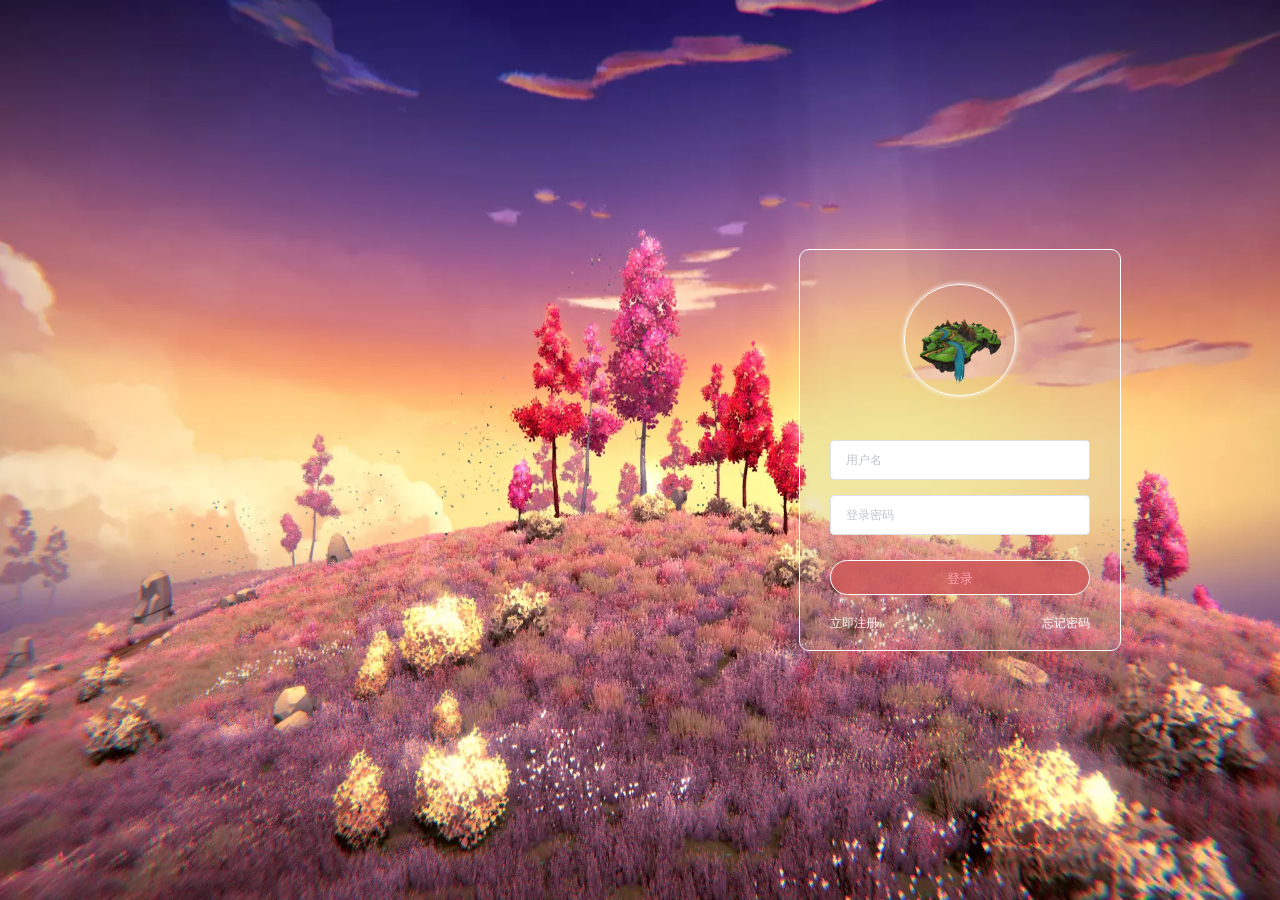
<file: ReViveLand/target/ReViveLand-1.0-SNAPSHOT/index.html>
<!DOCTYPE html><html><head><meta charset=utf-8><meta name=viewport content="width=device-width,initial-scale=1"><title>reviveland</title><link href=./static/css/app.335c28a0f3a11c6a9b7e5e9a0b6e324a.css rel=stylesheet></head><body><div id=app></div><script type=text/javascript src=./static/js/manifest.3ad1d5771e9b13dbdad2.js></script><script type=text/javascript src=./static/js/vendor.f38ab2daba4170c14acb.js></script><script type=text/javascript src=./static/js/app.c4375656b915ab391102.js></script></body></html><style>*{
    margin: 0;
    padding: 0;
   }
  body,html{
      margin: 0;
      padding: 0;
  }</style>
</file>
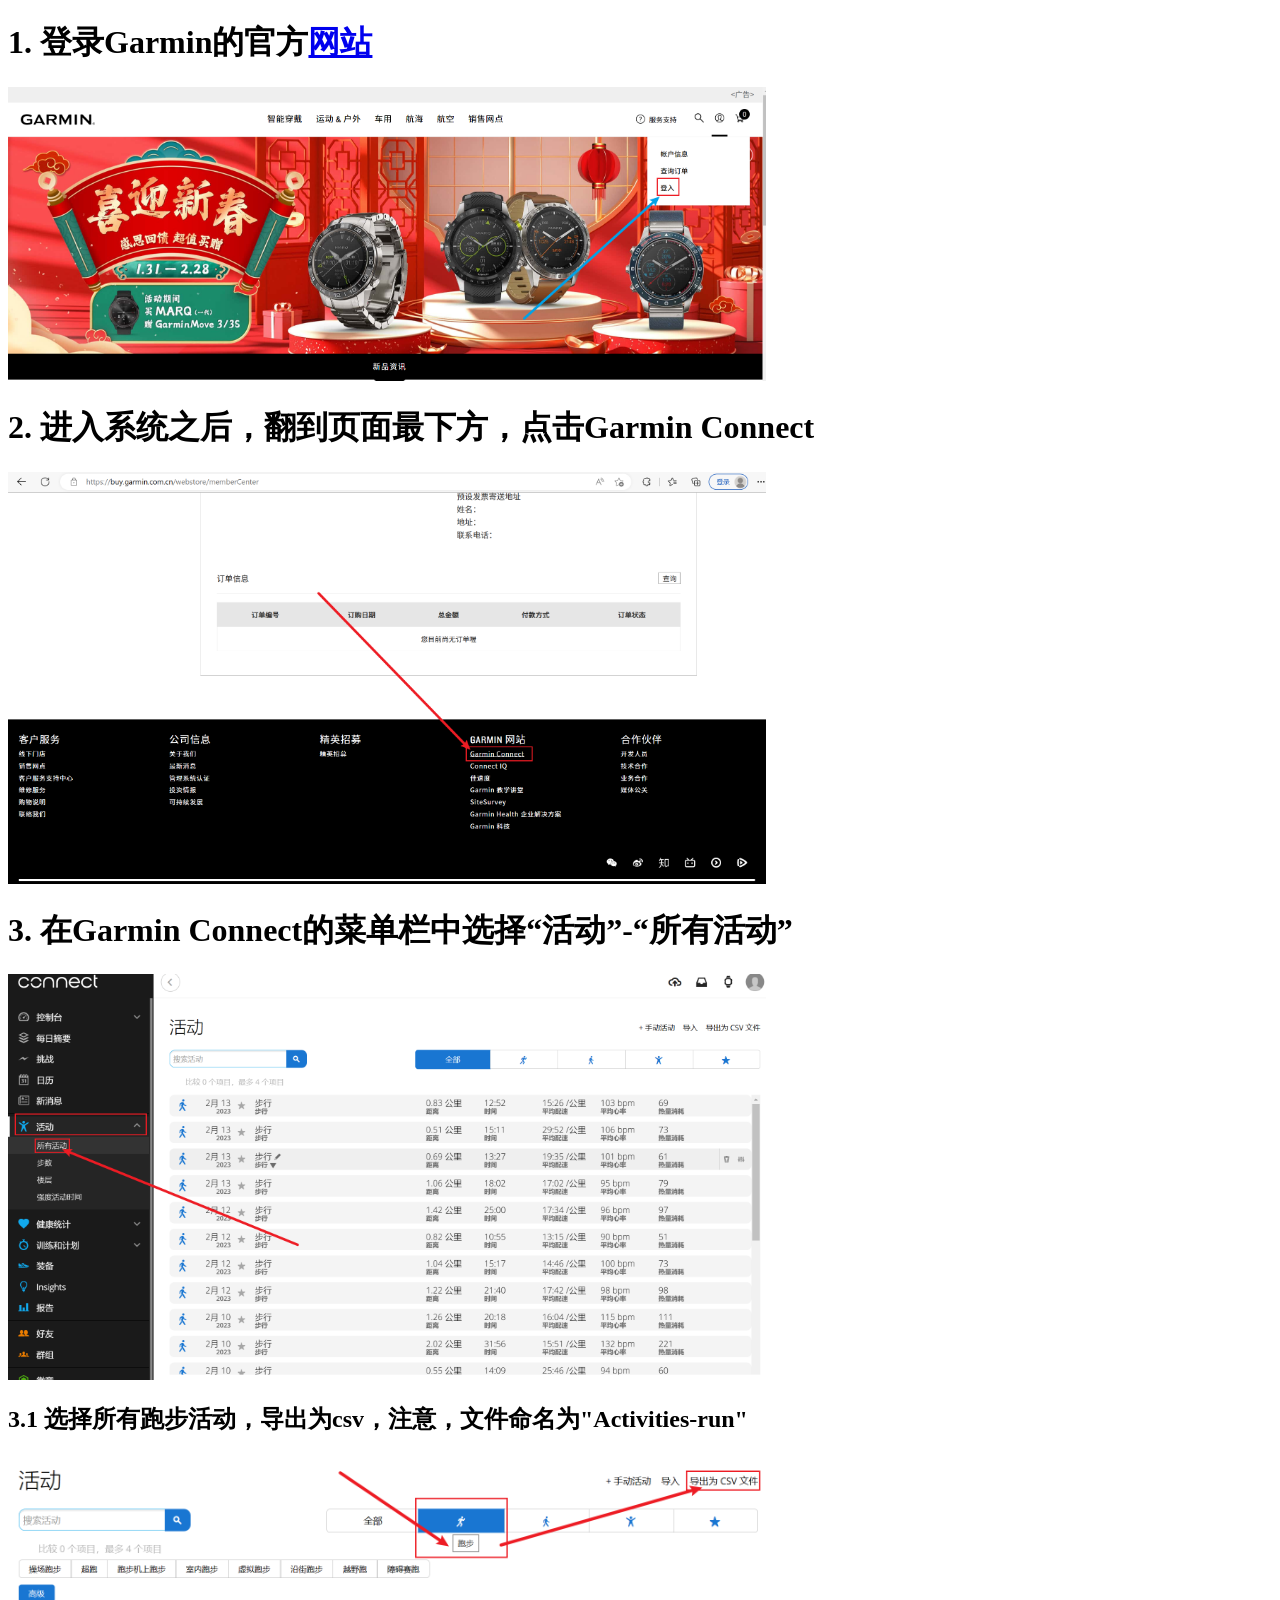
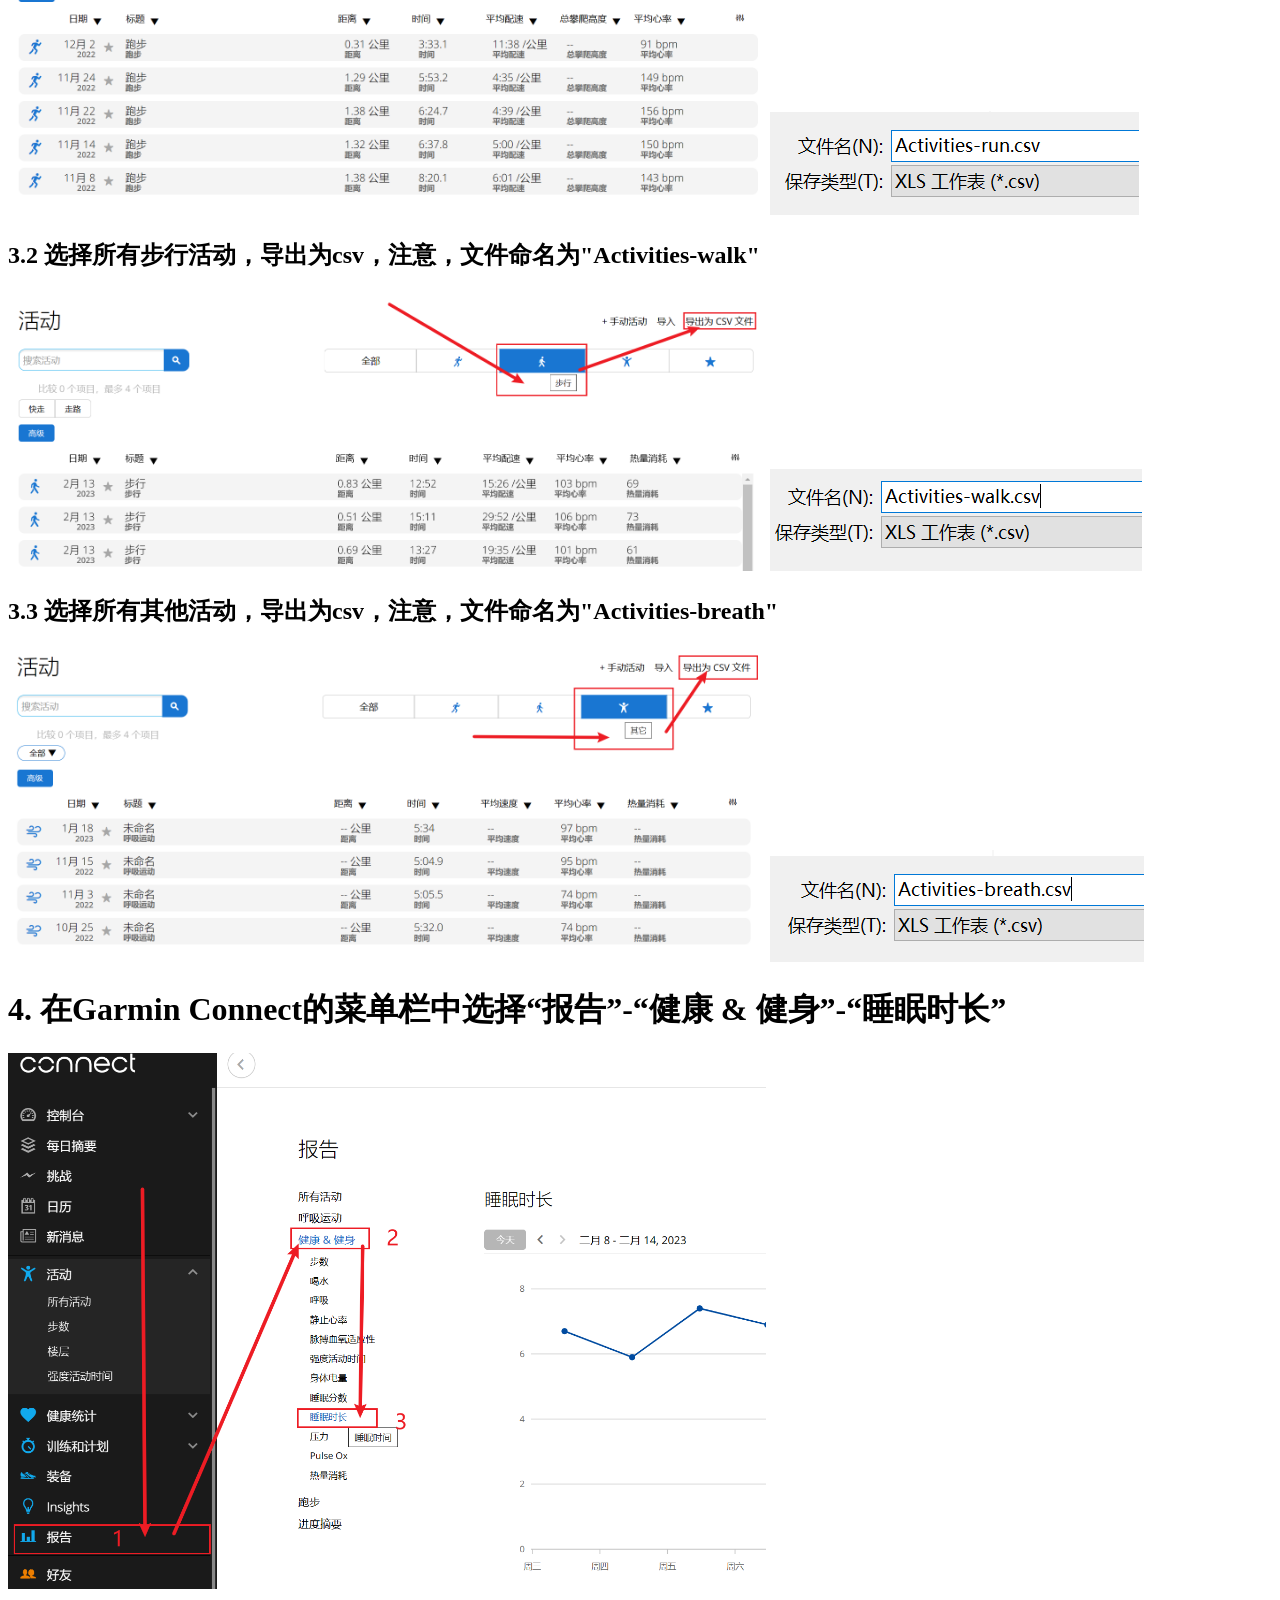
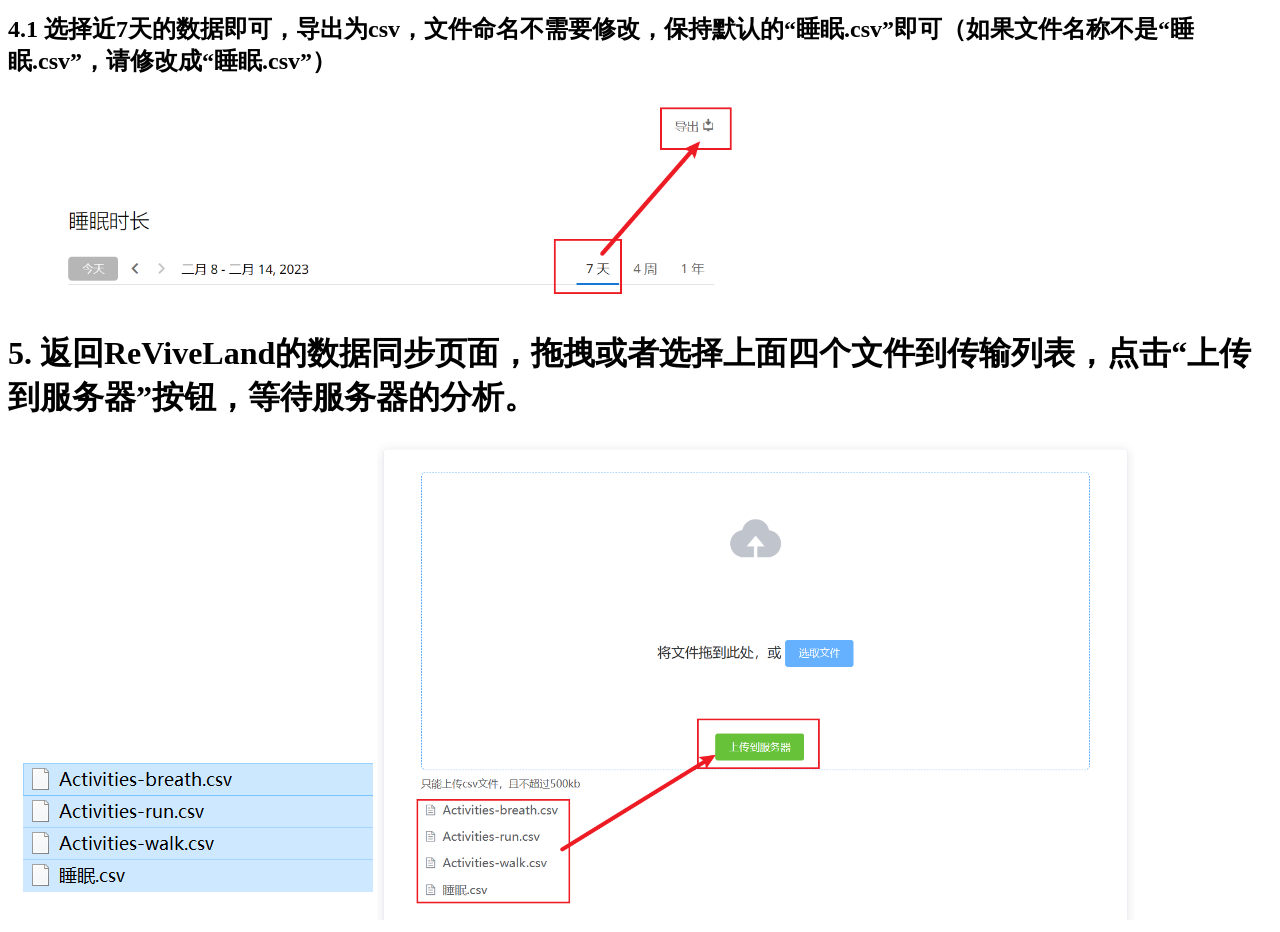
<file: ReViveLand/target/ReViveLand-1.0-SNAPSHOT/static/assistant.html>
<!DOCTYPE html>
<html>
<head>
<meta charset="utf-8">
<title>上传教程</title>
</head>
<body>
    <h1>1. 登录Garmin的官方<a href="https://www.garmin.com.cn/" target="_blank">网站</a></h1>
    <img src="./images/1.png" alt="第1步" height="40%" width="60%">
    <h1>2. 进入系统之后，翻到页面最下方，点击Garmin Connect</h1>
    <img src="./images/2.png" alt="第2步" height="40%" width="60%">
    <h1>3. 在Garmin Connect的菜单栏中选择“活动”-“所有活动”</h1>
    <img src="./images/3.png" alt="第3步" height="40%" width="60%">
    <h2>3.1 选择所有跑步活动，导出为csv，注意，文件命名为"Activities-run"</h2>
    <img src="./images/3-1-1.png" alt="第3.1步" height="40%" width="60%">
    <img src="./images/3-1-2.png" alt="第3.1步">
    <h2>3.2 选择所有步行活动，导出为csv，注意，文件命名为"Activities-walk"</h2>
    <img src="./images/3-2-1.png" alt="第3.2步" height="40%" width="60%">
    <img src="./images/3-2-2.png" alt="第3.2步">
    <h2>3.3 选择所有其他活动，导出为csv，注意，文件命名为"Activities-breath"</h2>
    <img src="./images/3-3-1.png" alt="第3.3步" height="40%" width="60%">
    <img src="./images/3-3-2.png" alt="第3.3步">
    <h1>4. 在Garmin Connect的菜单栏中选择“报告”-“健康 & 健身”-“睡眠时长”</h1>
    <img src="./images/4.png" alt="第4步" height="40%" width="60%">
    <h2>4.1 选择近7天的数据即可，导出为csv，文件命名不需要修改，保持默认的“睡眠.csv”即可（如果文件名称不是“睡眠.csv”，请修改成“睡眠.csv”）</h2>
    <img src="./images/4-1.png" alt="第4.1步" height="40%" width="60%">
    <h1>5. 返回ReViveLand的数据同步页面，拖拽或者选择上面四个文件到传输列表，点击“上传到服务器”按钮，等待服务器的分析。</h1>
    <img src="./images/5-1.png" alt="第5步">
    <img src="./images/5-2.png" alt="第5步" height="40%" width="60%">
</body>
</html>
</file>
